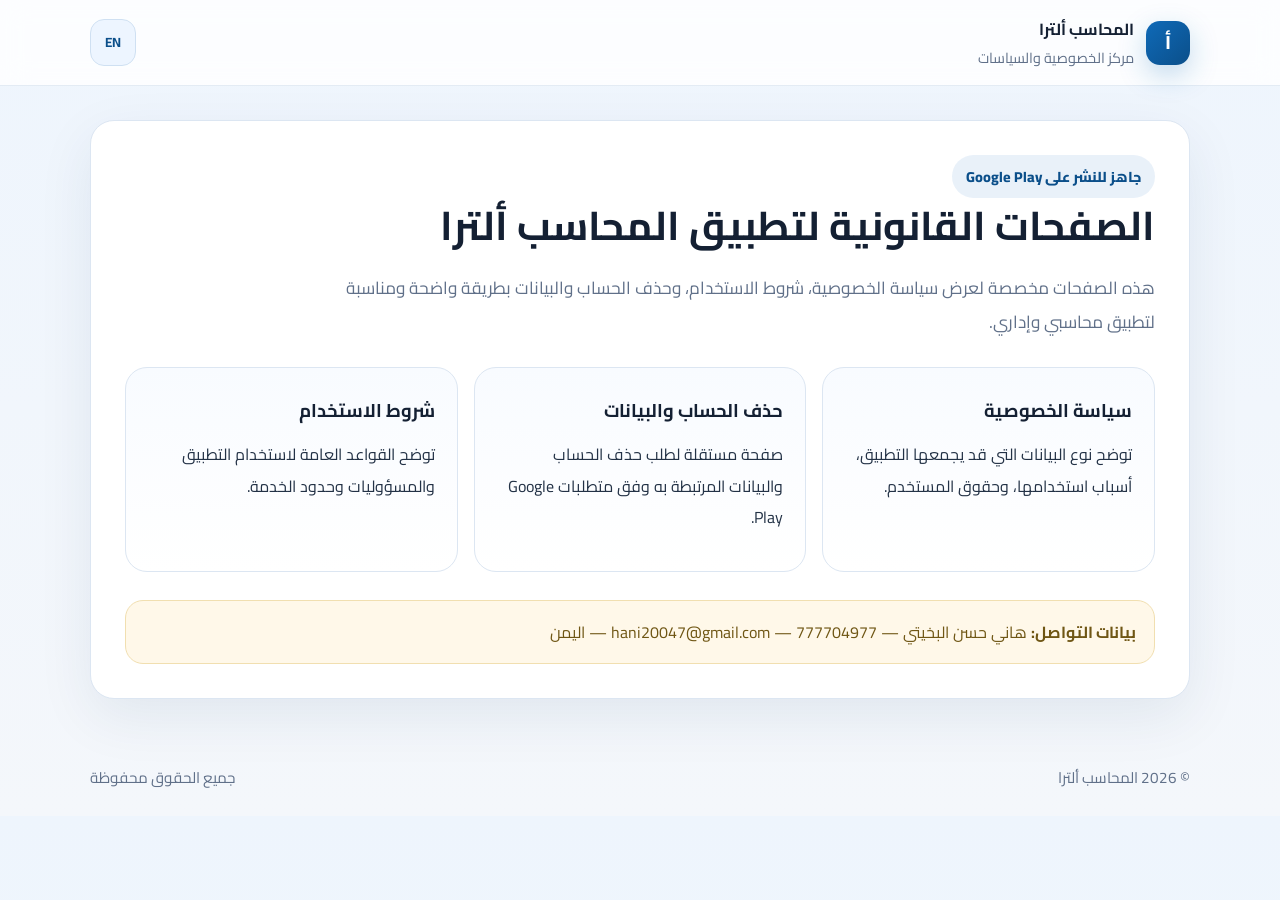
<file: index.html>
<!DOCTYPE html>
<html lang="ar" dir="rtl">
<head>
  <meta charset="UTF-8" />
  <meta name="viewport" content="width=device-width, initial-scale=1.0" />
  <title>المحاسب ألترا | السياسات والخصوصية</title>
  <link rel="preconnect" href="https://fonts.googleapis.com">
  <link rel="preconnect" href="https://fonts.gstatic.com" crossorigin>
  <link href="https://fonts.googleapis.com/css2?family=Cairo:wght@400;600;700;800&display=swap" rel="stylesheet">
  <link rel="stylesheet" href="styles.css" />
</head>
<body>
  <header class="topbar">
    <div class="container topbar-inner">
      <a class="brand" href="index.html">
        <div class="brand-mark">أ</div>
        <div>
          <strong data-i18n="appName">المحاسب ألترا</strong>
          <span data-i18n="legalCenter">مركز الخصوصية والسياسات</span>
        </div>
      </a>
      <button id="langToggle" class="lang-btn" type="button">EN</button>
    </div>
  </header>

  <main class="container hero-page">
    <section class="hero-card">
      <span class="badge" data-i18n="googlePlayReady">جاهز للنشر على Google Play</span>
      <h1 data-i18n="heroTitle">الصفحات القانونية لتطبيق المحاسب ألترا</h1>
      <p class="lead" data-i18n="heroText">
        هذه الصفحات مخصصة لعرض سياسة الخصوصية، شروط الاستخدام، وحذف الحساب والبيانات بطريقة واضحة ومناسبة لتطبيق محاسبي وإداري.
      </p>

      <div class="card-grid">
        <a class="nav-card" href="privacy.html">
          <h2 data-i18n="privacyPolicy">سياسة الخصوصية</h2>
          <p data-i18n="privacyDesc">توضح نوع البيانات التي قد يجمعها التطبيق، أسباب استخدامها، وحقوق المستخدم.</p>
        </a>

        <a class="nav-card" href="delete-account.html">
          <h2 data-i18n="deleteAccount">حذف الحساب والبيانات</h2>
          <p data-i18n="deleteDesc">صفحة مستقلة لطلب حذف الحساب والبيانات المرتبطة به وفق متطلبات Google Play.</p>
        </a>

        <a class="nav-card" href="terms.html">
          <h2 data-i18n="termsOfUse">شروط الاستخدام</h2>
          <p data-i18n="termsDesc">توضح القواعد العامة لاستخدام التطبيق والمسؤوليات وحدود الخدمة.</p>
        </a>
      </div>

      <div class="notice-box">
        <strong>بيانات التواصل:</strong>
        <span>هاني حسن البخيتي — hani20047@gmail.com — 777704977 — اليمن</span>
      </div>
    </section>
  </main>

  <footer class="footer">
    <div class="container footer-inner">
      <span>© <span id="year"></span> <span data-i18n="appName">المحاسب ألترا</span></span>
      <span data-i18n="footerText">جميع الحقوق محفوظة</span>
    </div>
  </footer>

  <script src="app.js"></script>
</body>
</html>
</file>
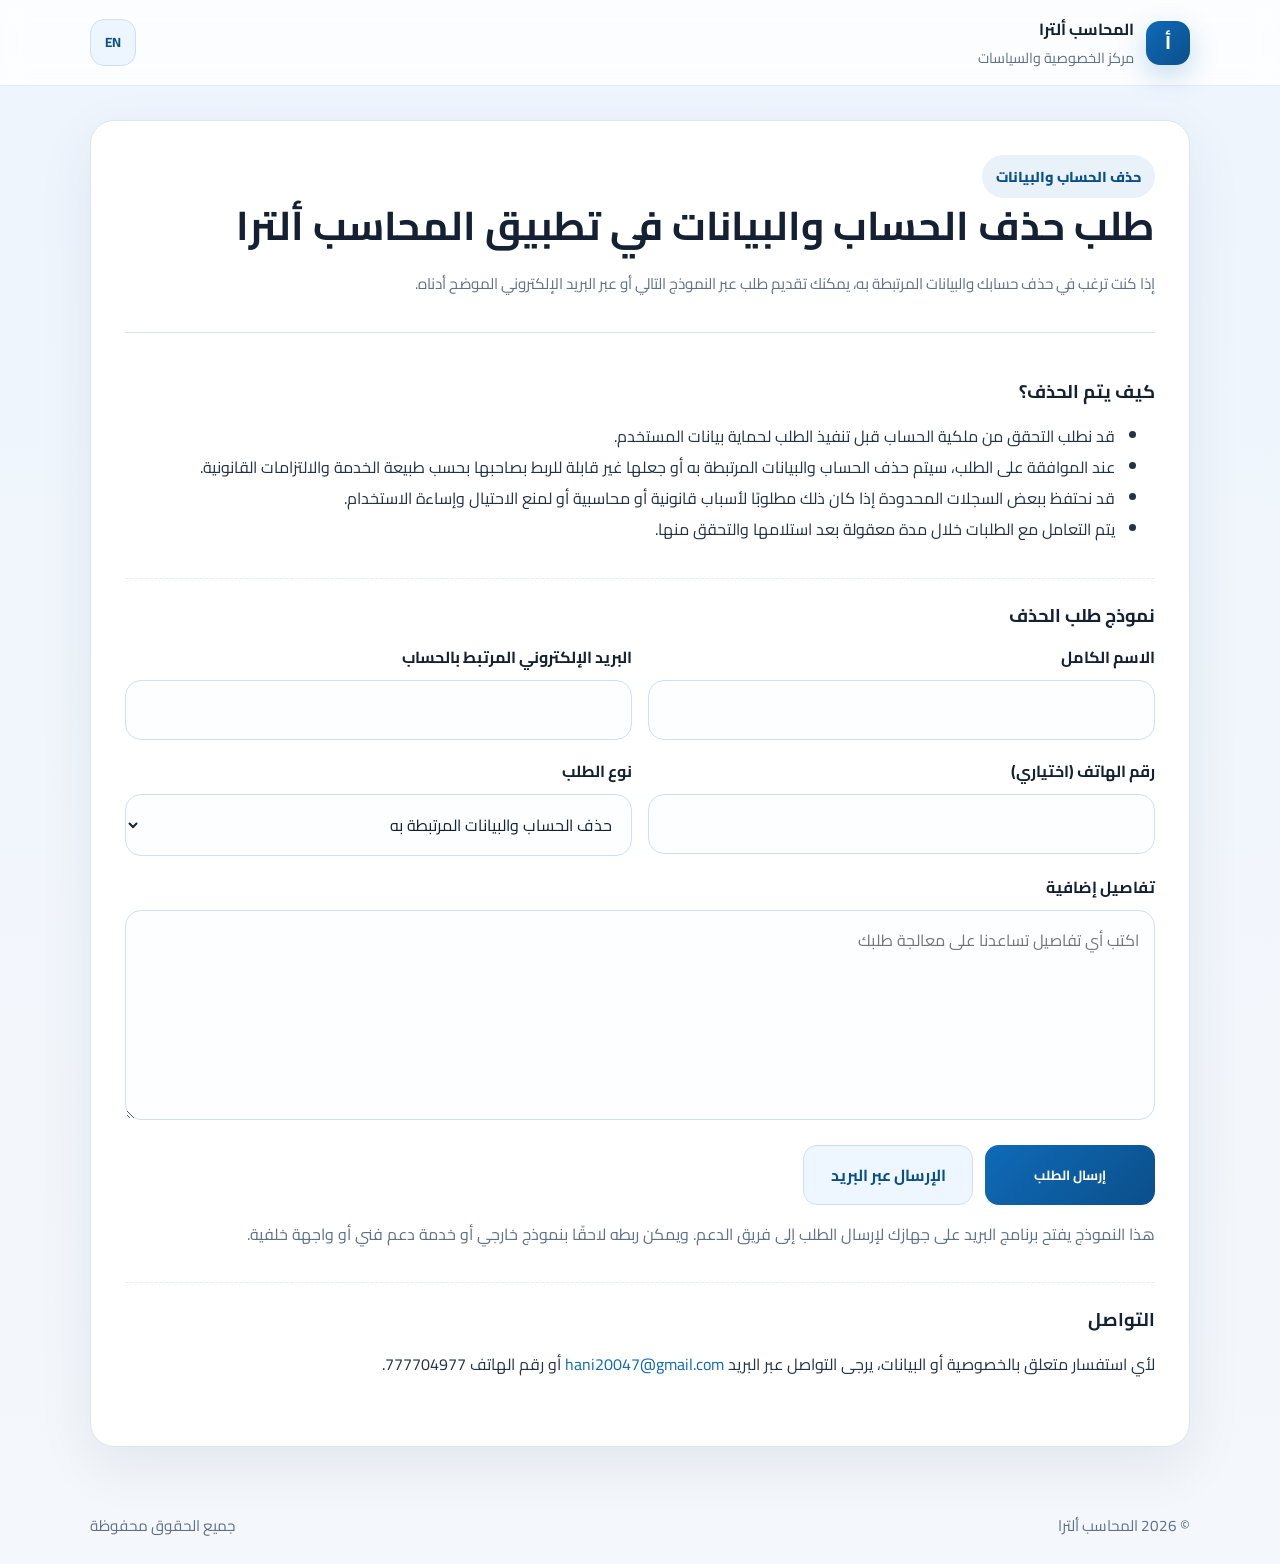
<file: delete-account.html>
<!DOCTYPE html>
<html lang="ar" dir="rtl">
<head>
  <meta charset="UTF-8" />
  <meta name="viewport" content="width=device-width, initial-scale=1.0" />
  <title>حذف الحساب والبيانات | المحاسب ألترا</title>
  <link rel="preconnect" href="https://fonts.googleapis.com">
  <link rel="preconnect" href="https://fonts.gstatic.com" crossorigin>
  <link href="https://fonts.googleapis.com/css2?family=Cairo:wght@400;600;700;800&display=swap" rel="stylesheet">
  <link rel="stylesheet" href="styles.css" />
</head>
<body>
  <header class="topbar">
    <div class="container topbar-inner">
      <a class="brand" href="index.html">
        <div class="brand-mark">أ</div>
        <div>
          <strong data-i18n="appName">المحاسب ألترا</strong>
          <span data-i18n="legalCenter">مركز الخصوصية والسياسات</span>
        </div>
      </a>
      <button id="langToggle" class="lang-btn" type="button">EN</button>
    </div>
  </header>

  <main class="container doc-page">
    <article class="doc-card">
      <div class="doc-header">
        <span class="badge">حذف الحساب والبيانات</span>
        <h1>طلب حذف الحساب والبيانات في تطبيق المحاسب ألترا</h1>
        <p class="meta">إذا كنت ترغب في حذف حسابك والبيانات المرتبطة به، يمكنك تقديم طلب عبر النموذج التالي أو عبر البريد الإلكتروني الموضح أدناه.</p>
      </div>

      <section><h2>كيف يتم الحذف؟</h2>
      <ul>
        <li>قد نطلب التحقق من ملكية الحساب قبل تنفيذ الطلب لحماية بيانات المستخدم.</li>
        <li>عند الموافقة على الطلب، سيتم حذف الحساب والبيانات المرتبطة به أو جعلها غير قابلة للربط بصاحبها بحسب طبيعة الخدمة والالتزامات القانونية.</li>
        <li>قد نحتفظ ببعض السجلات المحدودة إذا كان ذلك مطلوبًا لأسباب قانونية أو محاسبية أو لمنع الاحتيال وإساءة الاستخدام.</li>
        <li>يتم التعامل مع الطلبات خلال مدة معقولة بعد استلامها والتحقق منها.</li>
      </ul></section>

      <section>
        <h2>نموذج طلب الحذف</h2>
        <form class="delete-form" id="deleteForm">
          <div class="form-grid">
            <label><span>الاسم الكامل</span><input type="text" id="fullName" required /></label>
            <label><span>البريد الإلكتروني المرتبط بالحساب</span><input type="email" id="accountEmail" required /></label>
            <label><span>رقم الهاتف (اختياري)</span><input type="text" id="phone" /></label>
            <label><span>نوع الطلب</span>
              <select id="requestType" required>
                <option value="delete_account">حذف الحساب والبيانات المرتبطة به</option>
                <option value="delete_data">حذف بيانات محددة فقط</option>
              </select>
            </label>
          </div>

          <label><span>تفاصيل إضافية</span><textarea id="details" rows="6" placeholder="اكتب أي تفاصيل تساعدنا على معالجة طلبك"></textarea></label>

          <div class="form-actions">
            <button class="primary-btn" type="submit">إرسال الطلب</button>
            <a class="secondary-btn" id="mailDeleteRequest" href="mailto:hani20047@gmail.com?subject=Delete%20Account%20Request">الإرسال عبر البريد</a>
          </div>

          <p class="helper-text">هذا النموذج يفتح برنامج البريد على جهازك لإرسال الطلب إلى فريق الدعم. ويمكن ربطه لاحقًا بنموذج خارجي أو خدمة دعم فني أو واجهة خلفية.</p>
        </form>
      </section>

      <section><h2>التواصل</h2><p>لأي استفسار متعلق بالخصوصية أو البيانات، يرجى التواصل عبر البريد <a id="contactEmailLinkDelete" href="mailto:hani20047@gmail.com">hani20047@gmail.com</a> أو رقم الهاتف 777704977.</p></section>
    </article>
  </main>

  <footer class="footer">
    <div class="container footer-inner">
      <span>© <span id="year"></span> <span data-i18n="appName">المحاسب ألترا</span></span>
      <span data-i18n="footerText">جميع الحقوق محفوظة</span>
    </div>
  </footer>

  <script src="app.js"></script>
</body>
</html>
</file>
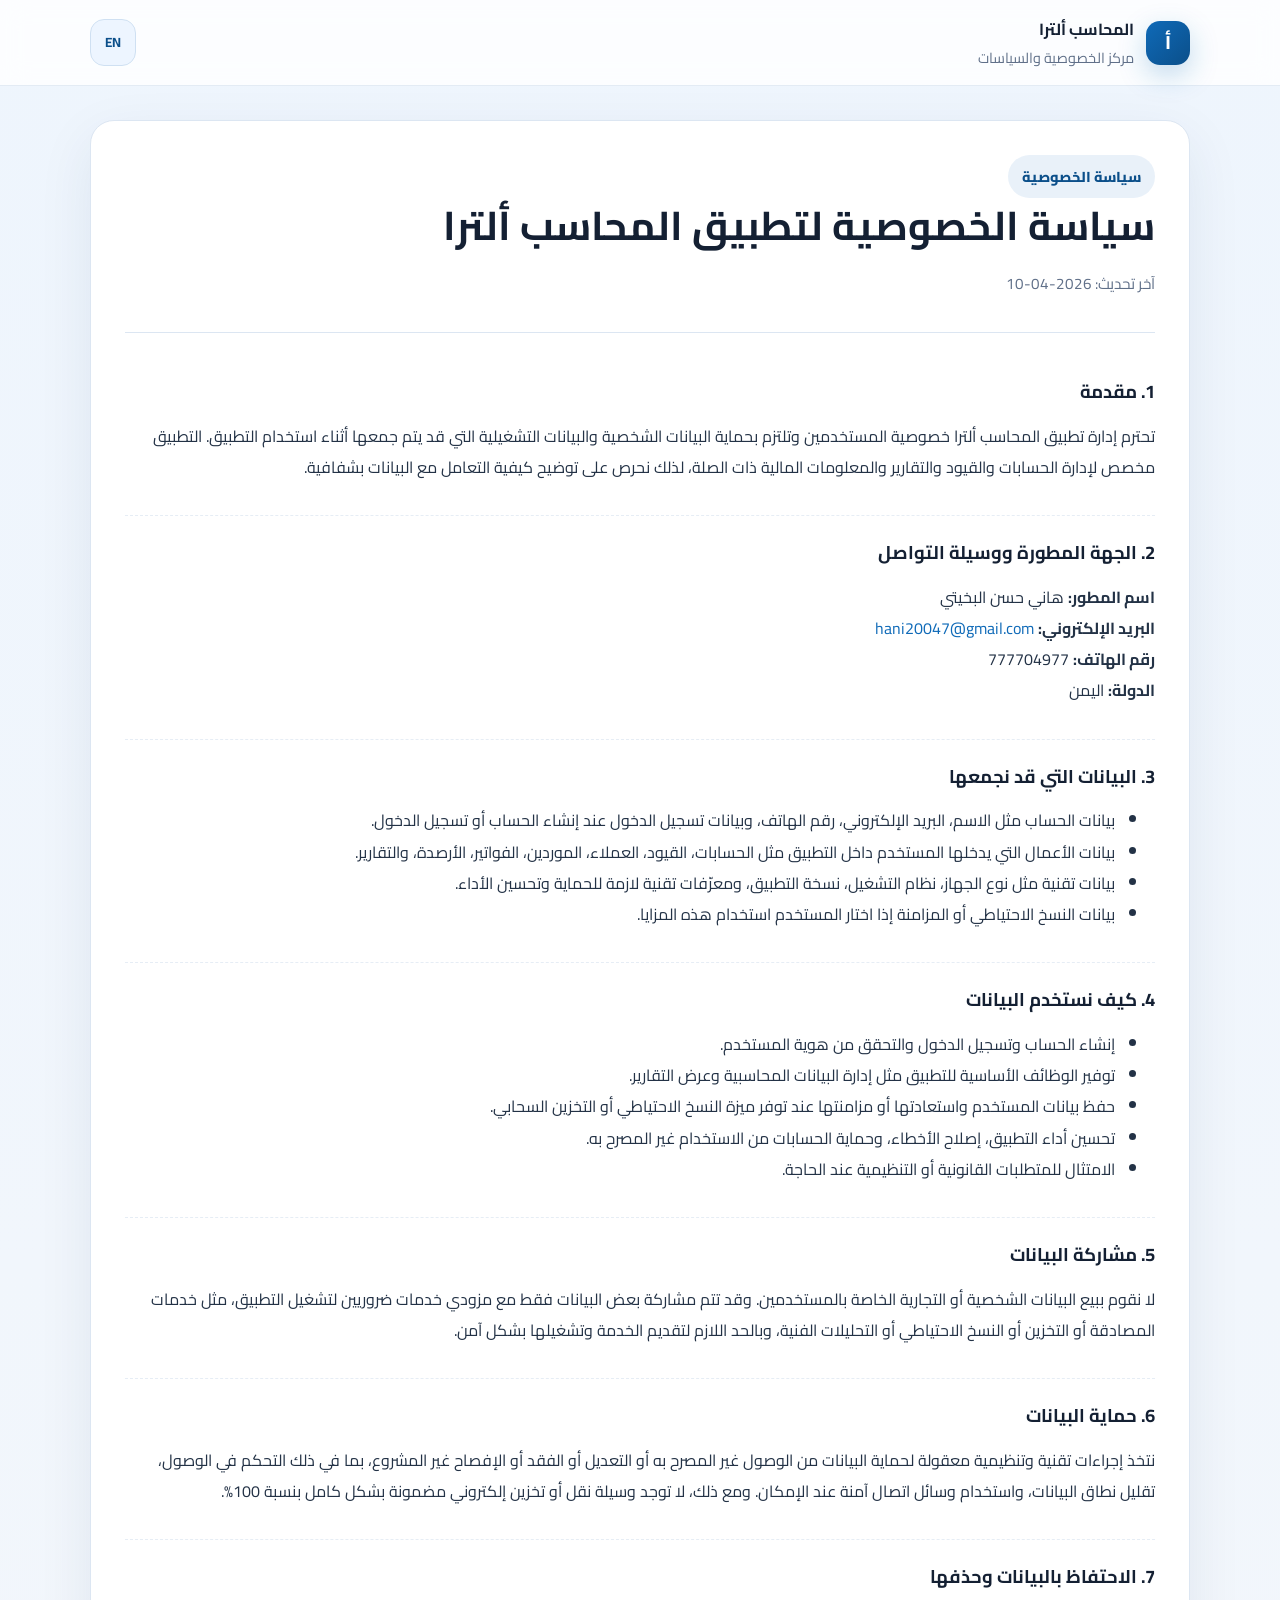
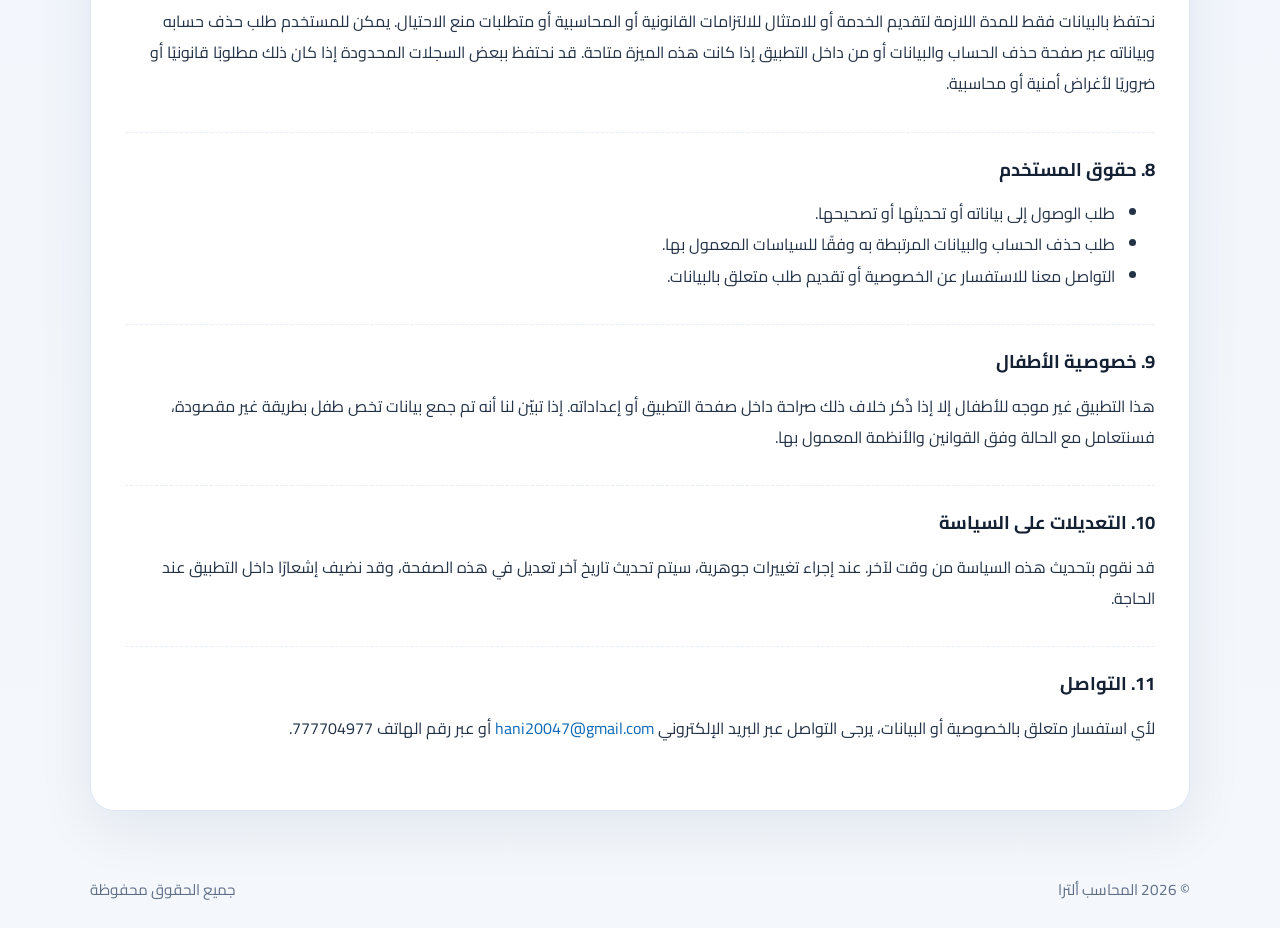
<file: privacy.html>
<!DOCTYPE html>
<html lang="ar" dir="rtl">
<head>
  <meta charset="UTF-8" />
  <meta name="viewport" content="width=device-width, initial-scale=1.0" />
  <title>سياسة الخصوصية | المحاسب ألترا</title>
  <link rel="preconnect" href="https://fonts.googleapis.com">
  <link rel="preconnect" href="https://fonts.gstatic.com" crossorigin>
  <link href="https://fonts.googleapis.com/css2?family=Cairo:wght@400;600;700;800&display=swap" rel="stylesheet">
  <link rel="stylesheet" href="styles.css" />
</head>
<body>
  <header class="topbar">
    <div class="container topbar-inner">
      <a class="brand" href="index.html">
        <div class="brand-mark">أ</div>
        <div>
          <strong data-i18n="appName">المحاسب ألترا</strong>
          <span data-i18n="legalCenter">مركز الخصوصية والسياسات</span>
        </div>
      </a>
      <button id="langToggle" class="lang-btn" type="button">EN</button>
    </div>
  </header>

  <main class="container doc-page">
    <article class="doc-card">
      <div class="doc-header">
        <span class="badge" data-i18n="privacyPolicy">سياسة الخصوصية</span>
        <h1 data-i18n="privacyTitle">سياسة الخصوصية لتطبيق المحاسب ألترا</h1>
        <p class="meta"><span data-i18n="lastUpdatedLabel">آخر تحديث:</span> <span id="lastUpdated"></span></p>
      </div>

      <section><h2>1. مقدمة</h2><p>تحترم إدارة تطبيق المحاسب ألترا خصوصية المستخدمين وتلتزم بحماية البيانات الشخصية والبيانات التشغيلية التي قد يتم جمعها أثناء استخدام التطبيق. التطبيق مخصص لإدارة الحسابات والقيود والتقارير والمعلومات المالية ذات الصلة، لذلك نحرص على توضيح كيفية التعامل مع البيانات بشفافية.</p></section>

      <section><h2>2. الجهة المطورة ووسيلة التواصل</h2>
      <p>
      <strong>اسم المطور:</strong> هاني حسن البخيتي<br>
      <strong>البريد الإلكتروني:</strong> <a id="contactEmailLink" href="mailto:hani20047@gmail.com">hani20047@gmail.com</a><br>
      <strong>رقم الهاتف:</strong> 777704977<br>
      <strong>الدولة:</strong> اليمن
      </p></section>

      <section><h2>3. البيانات التي قد نجمعها</h2>
      <ul>
        <li>بيانات الحساب مثل الاسم، البريد الإلكتروني، رقم الهاتف، وبيانات تسجيل الدخول عند إنشاء الحساب أو تسجيل الدخول.</li>
        <li>بيانات الأعمال التي يدخلها المستخدم داخل التطبيق مثل الحسابات، القيود، العملاء، الموردين، الفواتير، الأرصدة، والتقارير.</li>
        <li>بيانات تقنية مثل نوع الجهاز، نظام التشغيل، نسخة التطبيق، ومعرّفات تقنية لازمة للحماية وتحسين الأداء.</li>
        <li>بيانات النسخ الاحتياطي أو المزامنة إذا اختار المستخدم استخدام هذه المزايا.</li>
      </ul></section>

      <section><h2>4. كيف نستخدم البيانات</h2>
      <ul>
        <li>إنشاء الحساب وتسجيل الدخول والتحقق من هوية المستخدم.</li>
        <li>توفير الوظائف الأساسية للتطبيق مثل إدارة البيانات المحاسبية وعرض التقارير.</li>
        <li>حفظ بيانات المستخدم واستعادتها أو مزامنتها عند توفر ميزة النسخ الاحتياطي أو التخزين السحابي.</li>
        <li>تحسين أداء التطبيق، إصلاح الأخطاء، وحماية الحسابات من الاستخدام غير المصرح به.</li>
        <li>الامتثال للمتطلبات القانونية أو التنظيمية عند الحاجة.</li>
      </ul></section>

      <section><h2>5. مشاركة البيانات</h2>
      <p>لا نقوم ببيع البيانات الشخصية أو التجارية الخاصة بالمستخدمين. وقد تتم مشاركة بعض البيانات فقط مع مزودي خدمات ضروريين لتشغيل التطبيق، مثل خدمات المصادقة أو التخزين أو النسخ الاحتياطي أو التحليلات الفنية، وبالحد اللازم لتقديم الخدمة وتشغيلها بشكل آمن.</p></section>

      <section><h2>6. حماية البيانات</h2>
      <p>نتخذ إجراءات تقنية وتنظيمية معقولة لحماية البيانات من الوصول غير المصرح به أو التعديل أو الفقد أو الإفصاح غير المشروع، بما في ذلك التحكم في الوصول، تقليل نطاق البيانات، واستخدام وسائل اتصال آمنة عند الإمكان. ومع ذلك، لا توجد وسيلة نقل أو تخزين إلكتروني مضمونة بشكل كامل بنسبة 100%.</p></section>

      <section><h2>7. الاحتفاظ بالبيانات وحذفها</h2>
      <p>نحتفظ بالبيانات فقط للمدة اللازمة لتقديم الخدمة أو للامتثال للالتزامات القانونية أو المحاسبية أو متطلبات منع الاحتيال. يمكن للمستخدم طلب حذف حسابه وبياناته عبر صفحة حذف الحساب والبيانات أو من داخل التطبيق إذا كانت هذه الميزة متاحة. قد نحتفظ ببعض السجلات المحدودة إذا كان ذلك مطلوبًا قانونيًا أو ضروريًا لأغراض أمنية أو محاسبية.</p></section>

      <section><h2>8. حقوق المستخدم</h2>
      <ul>
        <li>طلب الوصول إلى بياناته أو تحديثها أو تصحيحها.</li>
        <li>طلب حذف الحساب والبيانات المرتبطة به وفقًا للسياسات المعمول بها.</li>
        <li>التواصل معنا للاستفسار عن الخصوصية أو تقديم طلب متعلق بالبيانات.</li>
      </ul></section>

      <section><h2>9. خصوصية الأطفال</h2>
      <p>هذا التطبيق غير موجه للأطفال إلا إذا ذُكر خلاف ذلك صراحة داخل صفحة التطبيق أو إعداداته. إذا تبيّن لنا أنه تم جمع بيانات تخص طفل بطريقة غير مقصودة، فسنتعامل مع الحالة وفق القوانين والأنظمة المعمول بها.</p></section>

      <section><h2>10. التعديلات على السياسة</h2>
      <p>قد نقوم بتحديث هذه السياسة من وقت لآخر. عند إجراء تغييرات جوهرية، سيتم تحديث تاريخ آخر تعديل في هذه الصفحة، وقد نضيف إشعارًا داخل التطبيق عند الحاجة.</p></section>

      <section><h2>11. التواصل</h2>
      <p>لأي استفسار متعلق بالخصوصية أو البيانات، يرجى التواصل عبر البريد الإلكتروني <a id="contactEmailLink2" href="mailto:hani20047@gmail.com">hani20047@gmail.com</a> أو عبر رقم الهاتف 777704977.</p></section>
    </article>
  </main>

  <footer class="footer">
    <div class="container footer-inner">
      <span>© <span id="year"></span> <span data-i18n="appName">المحاسب ألترا</span></span>
      <span data-i18n="footerText">جميع الحقوق محفوظة</span>
    </div>
  </footer>

  <script src="app.js"></script>
</body>
</html>
</file>
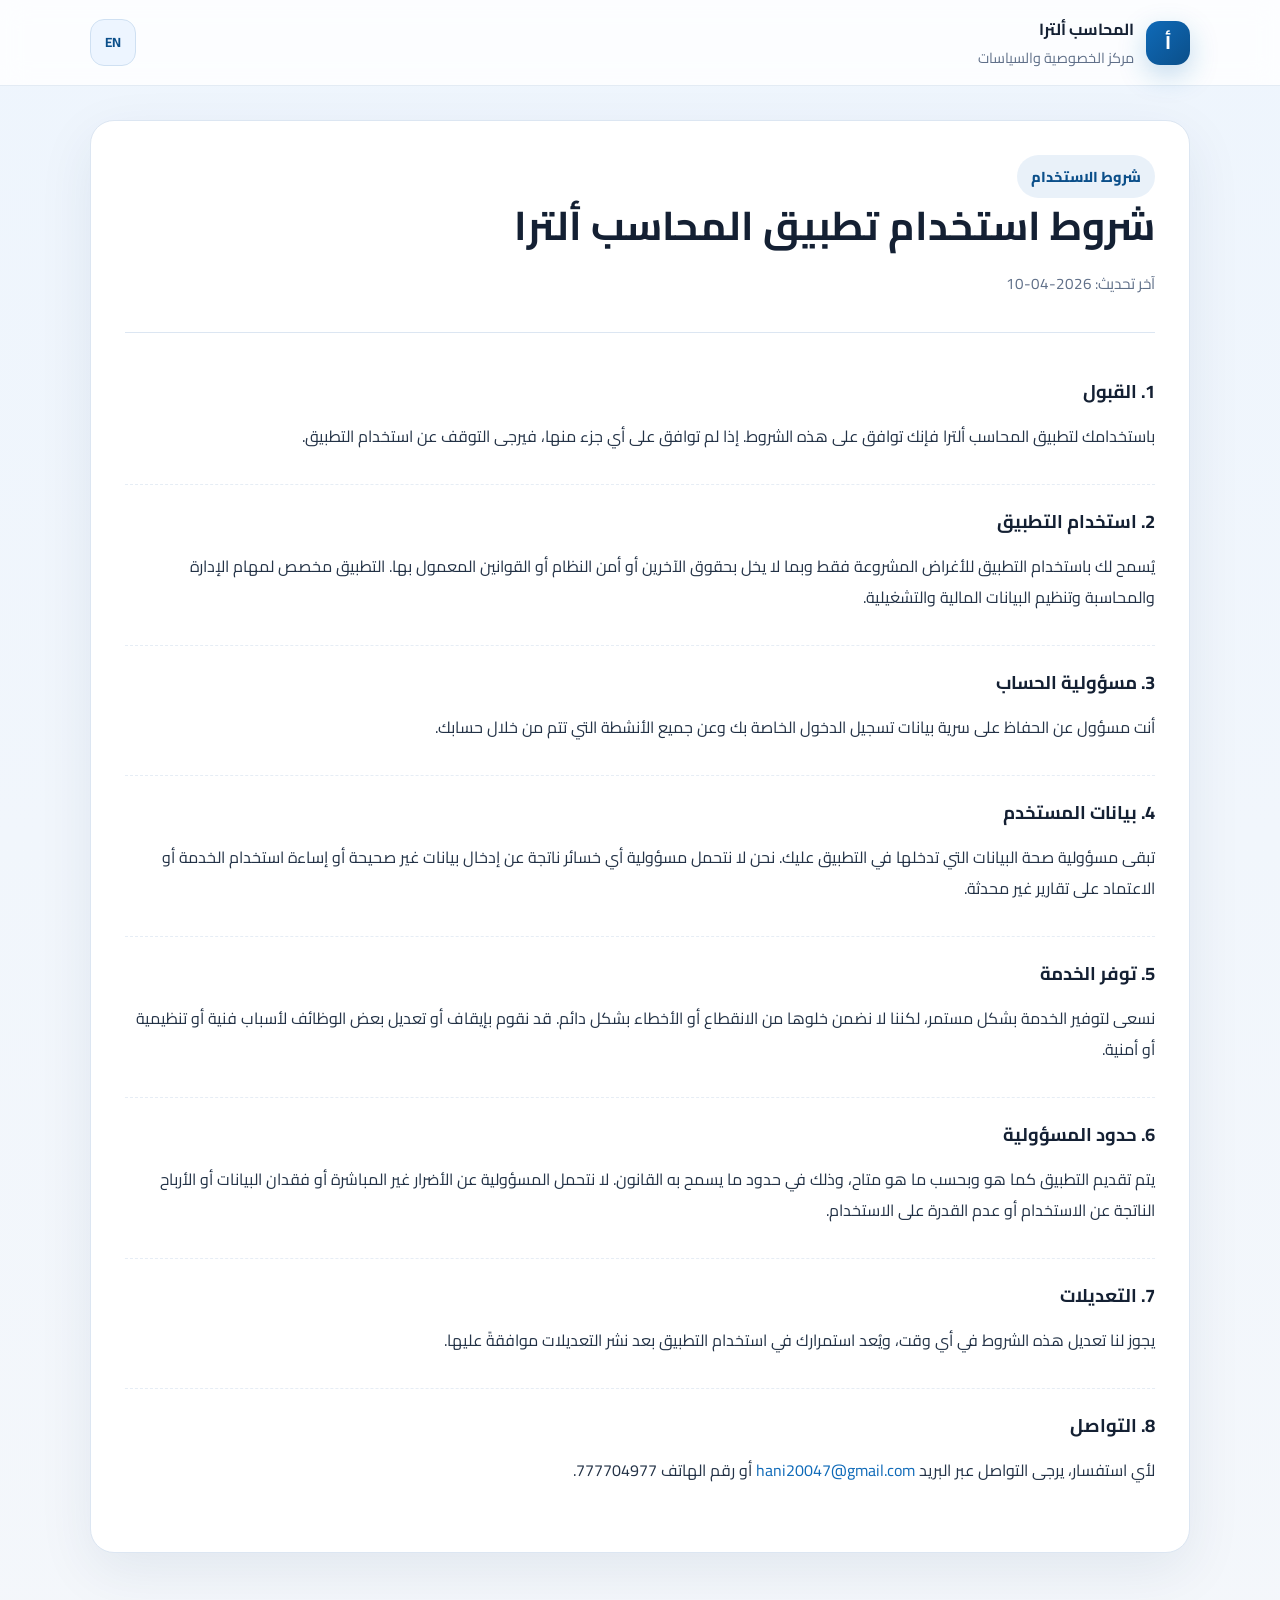
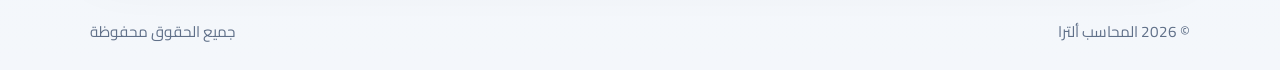
<file: terms.html>
<!DOCTYPE html>
<html lang="ar" dir="rtl">
<head>
  <meta charset="UTF-8" />
  <meta name="viewport" content="width=device-width, initial-scale=1.0" />
  <title>شروط الاستخدام | المحاسب ألترا</title>
  <link rel="preconnect" href="https://fonts.googleapis.com">
  <link rel="preconnect" href="https://fonts.gstatic.com" crossorigin>
  <link href="https://fonts.googleapis.com/css2?family=Cairo:wght@400;600;700;800&display=swap" rel="stylesheet">
  <link rel="stylesheet" href="styles.css" />
</head>
<body>
  <header class="topbar">
    <div class="container topbar-inner">
      <a class="brand" href="index.html">
        <div class="brand-mark">أ</div>
        <div>
          <strong data-i18n="appName">المحاسب ألترا</strong>
          <span data-i18n="legalCenter">مركز الخصوصية والسياسات</span>
        </div>
      </a>
      <button id="langToggle" class="lang-btn" type="button">EN</button>
    </div>
  </header>

  <main class="container doc-page">
    <article class="doc-card">
      <div class="doc-header">
        <span class="badge">شروط الاستخدام</span>
        <h1>شروط استخدام تطبيق المحاسب ألترا</h1>
        <p class="meta"><span>آخر تحديث:</span> <span id="lastUpdated"></span></p>
      </div>

      <section><h2>1. القبول</h2><p>باستخدامك لتطبيق المحاسب ألترا فإنك توافق على هذه الشروط. إذا لم توافق على أي جزء منها، فيرجى التوقف عن استخدام التطبيق.</p></section>
      <section><h2>2. استخدام التطبيق</h2><p>يُسمح لك باستخدام التطبيق للأغراض المشروعة فقط وبما لا يخل بحقوق الآخرين أو أمن النظام أو القوانين المعمول بها. التطبيق مخصص لمهام الإدارة والمحاسبة وتنظيم البيانات المالية والتشغيلية.</p></section>
      <section><h2>3. مسؤولية الحساب</h2><p>أنت مسؤول عن الحفاظ على سرية بيانات تسجيل الدخول الخاصة بك وعن جميع الأنشطة التي تتم من خلال حسابك.</p></section>
      <section><h2>4. بيانات المستخدم</h2><p>تبقى مسؤولية صحة البيانات التي تدخلها في التطبيق عليك. نحن لا نتحمل مسؤولية أي خسائر ناتجة عن إدخال بيانات غير صحيحة أو إساءة استخدام الخدمة أو الاعتماد على تقارير غير محدثة.</p></section>
      <section><h2>5. توفر الخدمة</h2><p>نسعى لتوفير الخدمة بشكل مستمر، لكننا لا نضمن خلوها من الانقطاع أو الأخطاء بشكل دائم. قد نقوم بإيقاف أو تعديل بعض الوظائف لأسباب فنية أو تنظيمية أو أمنية.</p></section>
      <section><h2>6. حدود المسؤولية</h2><p>يتم تقديم التطبيق كما هو وبحسب ما هو متاح، وذلك في حدود ما يسمح به القانون. لا نتحمل المسؤولية عن الأضرار غير المباشرة أو فقدان البيانات أو الأرباح الناتجة عن الاستخدام أو عدم القدرة على الاستخدام.</p></section>
      <section><h2>7. التعديلات</h2><p>يجوز لنا تعديل هذه الشروط في أي وقت، ويُعد استمرارك في استخدام التطبيق بعد نشر التعديلات موافقةً عليها.</p></section>
      <section><h2>8. التواصل</h2><p>لأي استفسار، يرجى التواصل عبر البريد <a id="contactEmailLinkTerms" href="mailto:hani20047@gmail.com">hani20047@gmail.com</a> أو رقم الهاتف 777704977.</p></section>
    </article>
  </main>

  <footer class="footer">
    <div class="container footer-inner">
      <span>© <span id="year"></span> <span data-i18n="appName">المحاسب ألترا</span></span>
      <span data-i18n="footerText">جميع الحقوق محفوظة</span>
    </div>
  </footer>

  <script src="app.js"></script>
</body>
</html>
</file>
<file: styles.css>
:root{--bg:#f4f7fb;--surface:#fff;--surface-2:#f8fbff;--text:#142033;--muted:#607089;--primary:#0f6ab8;--primary-2:#0b4f8a;--border:#dce6f2;--shadow:0 18px 55px rgba(18,55,95,.08);--radius:24px}*{box-sizing:border-box}html{scroll-behavior:smooth}body{margin:0;font-family:'Cairo',system-ui,sans-serif;background:linear-gradient(180deg,#eef5fd 0%,var(--bg) 100%);color:var(--text)}a{color:var(--primary);text-decoration:none}a:hover{text-decoration:underline}.container{width:min(1100px,calc(100% - 32px));margin-inline:auto}.topbar{position:sticky;top:0;z-index:20;backdrop-filter:blur(14px);background:rgba(255,255,255,.82);border-bottom:1px solid rgba(220,230,242,.8)}.topbar-inner{display:flex;align-items:center;justify-content:space-between;gap:12px;padding:14px 0}.brand{display:inline-flex;align-items:center;gap:12px;color:var(--text);text-decoration:none}.brand:hover{text-decoration:none}.brand-mark{width:44px;height:44px;border-radius:14px;display:grid;place-items:center;color:#fff;font-weight:800;font-size:1.15rem;background:linear-gradient(135deg,var(--primary),var(--primary-2));box-shadow:0 10px 28px rgba(15,106,184,.25)}.brand strong{display:block;font-size:1rem}.brand span{display:block;color:var(--muted);font-size:.9rem}.lang-btn,.primary-btn,.secondary-btn{border:0;border-radius:14px;font-family:inherit;font-weight:700;cursor:pointer}.lang-btn{padding:10px 14px;background:#edf5ff;color:var(--primary-2);border:1px solid #cfe0f2}.hero-page,.doc-page{padding:34px 0 46px}.hero-card,.doc-card{background:var(--surface);border:1px solid var(--border);border-radius:var(--radius);box-shadow:var(--shadow)}.hero-card,.doc-card{padding:34px}.badge{display:inline-flex;align-items:center;padding:8px 14px;border-radius:999px;background:rgba(15,106,184,.09);color:var(--primary-2);font-weight:800;font-size:.9rem}h1,h2{margin:0 0 14px;line-height:1.4}h1{font-size:clamp(1.7rem,4vw,2.5rem)}h2{font-size:1.15rem;margin-top:8px}p,li{line-height:1.95;color:#233246;font-size:1rem}.lead{font-size:1.08rem;color:var(--muted);max-width:850px;margin-bottom:28px}.card-grid{display:grid;grid-template-columns:repeat(auto-fit,minmax(220px,1fr));gap:16px;margin:28px 0}.nav-card{background:linear-gradient(180deg,var(--surface-2),#fff);border:1px solid var(--border);border-radius:22px;padding:22px;transition:transform .2s ease,box-shadow .2s ease,border-color .2s ease;color:inherit;text-decoration:none}.nav-card:hover{transform:translateY(-3px);box-shadow:0 14px 36px rgba(22,51,86,.08);border-color:#bfd7ef;text-decoration:none}.notice-box{margin-top:18px;padding:16px 18px;border-radius:18px;background:#fff8e9;border:1px solid #f1dfb0;color:#6f5614}.doc-header{padding-bottom:18px;margin-bottom:22px;border-bottom:1px solid var(--border)}.doc-card section{padding:16px 0;border-bottom:1px dashed #e6edf5}.doc-card section:last-child{border-bottom:0}.meta{color:var(--muted);font-size:.95rem}.delete-form{margin-top:10px}.form-grid{display:grid;grid-template-columns:repeat(2,minmax(0,1fr));gap:16px;margin-bottom:16px}label{display:block}label span{display:block;margin-bottom:8px;font-weight:700}input,textarea,select{width:100%;border:1px solid #cfe0f2;border-radius:16px;padding:14px 15px;font:inherit;color:var(--text);background:#fcfeff;outline:none}input:focus,textarea:focus,select:focus{border-color:#87b5e0;box-shadow:0 0 0 4px rgba(15,106,184,.08)}.form-actions{display:flex;flex-wrap:wrap;gap:12px;margin-top:16px}.primary-btn,.secondary-btn{padding:14px 18px;display:inline-flex;align-items:center;justify-content:center;min-width:170px}.primary-btn{background:linear-gradient(135deg,var(--primary),var(--primary-2));color:#fff}.secondary-btn{background:#eef6ff;color:var(--primary-2);border:1px solid #cfe0f2}.secondary-btn:hover{text-decoration:none}.helper-text{color:var(--muted);margin-top:14px}.footer{padding:18px 0 24px}.footer-inner{display:flex;justify-content:space-between;gap:12px;flex-wrap:wrap;color:var(--muted);font-size:.95rem}html[dir="ltr"] body{font-family:Arial,system-ui,sans-serif}html[dir="ltr"] .topbar-inner,html[dir="ltr"] .footer-inner,html[dir="ltr"] .form-actions{direction:ltr}@media (max-width:700px){.hero-card,.doc-card{padding:22px}.form-grid{grid-template-columns:1fr}.topbar-inner{padding:12px 0}}
</file>
